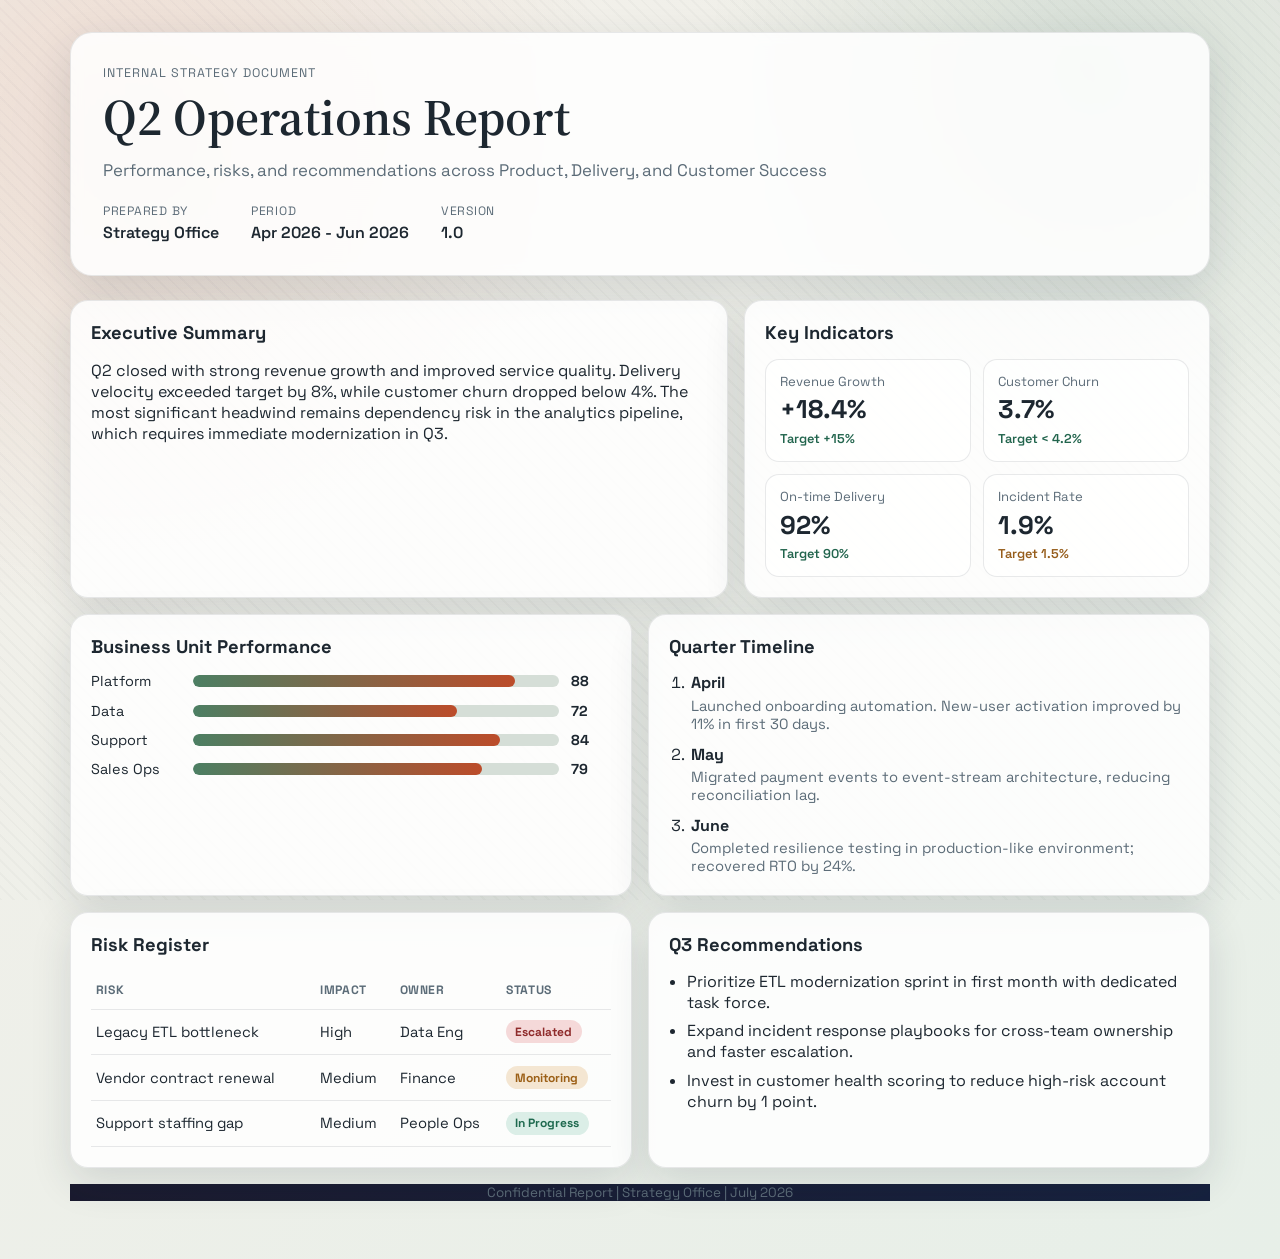
<file: index.html>
<!DOCTYPE html>
<html lang="en">
<head>
    <meta charset="UTF-8">
    <meta name="viewport" content="width=device-width, initial-scale=1.0">
    <title>Q2 Performance Report</title>
    <link rel="preconnect" href="https://fonts.googleapis.com">
    <link rel="preconnect" href="https://fonts.gstatic.com" crossorigin>
    <link href="https://fonts.googleapis.com/css2?family=Space+Grotesk:wght@400;500;600;700&family=Source+Serif+4:opsz,wght@8..60,400;8..60,600&display=swap" rel="stylesheet">
    <link rel="stylesheet" href="style.css">
</head>
<body>
    <div class="texture"></div>

    <header class="report-hero">
        <div class="hero-topline">Internal Strategy Document</div>
        <h1>Q2 Operations Report</h1>
        <p class="hero-subtitle">Performance, risks, and recommendations across Product, Delivery, and Customer Success</p>
        <div class="hero-meta">
            <div>
                <span class="meta-label">Prepared by</span>
                <span class="meta-value">Strategy Office</span>
            </div>
            <div>
                <span class="meta-label">Period</span>
                <span class="meta-value">Apr 2026 - Jun 2026</span>
            </div>
            <div>
                <span class="meta-label">Version</span>
                <span class="meta-value">1.0</span>
            </div>
        </div>
    </header>

    <main class="report-grid">
        <section class="card executive-summary">
            <h2>Executive Summary</h2>
            <p>
                Q2 closed with strong revenue growth and improved service quality. Delivery velocity exceeded target by 8%, while customer churn dropped below 4%. The most significant headwind remains dependency risk in the analytics pipeline, which requires immediate modernization in Q3.
            </p>
        </section>

        <section class="card kpi-panel">
            <h2>Key Indicators</h2>
            <div class="kpi-grid">
                <article class="kpi">
                    <p class="kpi-label">Revenue Growth</p>
                    <p class="kpi-value">+18.4%</p>
                    <p class="kpi-note positive">Target +15%</p>
                </article>
                <article class="kpi">
                    <p class="kpi-label">Customer Churn</p>
                    <p class="kpi-value">3.7%</p>
                    <p class="kpi-note positive">Target < 4.2%</p>
                </article>
                <article class="kpi">
                    <p class="kpi-label">On-time Delivery</p>
                    <p class="kpi-value">92%</p>
                    <p class="kpi-note positive">Target 90%</p>
                </article>
                <article class="kpi">
                    <p class="kpi-label">Incident Rate</p>
                    <p class="kpi-value">1.9%</p>
                    <p class="kpi-note warning">Target 1.5%</p>
                </article>
            </div>
        </section>

        <section class="card trend-panel">
            <h2>Business Unit Performance</h2>
            <div class="bars">
                <div class="bar-row">
                    <span>Platform</span>
                    <div class="bar-track"><div class="bar-fill" style="--value: 88%"></div></div>
                    <strong>88</strong>
                </div>
                <div class="bar-row">
                    <span>Data</span>
                    <div class="bar-track"><div class="bar-fill" style="--value: 72%"></div></div>
                    <strong>72</strong>
                </div>
                <div class="bar-row">
                    <span>Support</span>
                    <div class="bar-track"><div class="bar-fill" style="--value: 84%"></div></div>
                    <strong>84</strong>
                </div>
                <div class="bar-row">
                    <span>Sales Ops</span>
                    <div class="bar-track"><div class="bar-fill" style="--value: 79%"></div></div>
                    <strong>79</strong>
                </div>
            </div>
        </section>

        <section class="card timeline-panel">
            <h2>Quarter Timeline</h2>
            <ol class="timeline">
                <li>
                    <h3>April</h3>
                    <p>Launched onboarding automation. New-user activation improved by 11% in first 30 days.</p>
                </li>
                <li>
                    <h3>May</h3>
                    <p>Migrated payment events to event-stream architecture, reducing reconciliation lag.</p>
                </li>
                <li>
                    <h3>June</h3>
                    <p>Completed resilience testing in production-like environment; recovered RTO by 24%.</p>
                </li>
            </ol>
        </section>

        <section class="card risk-panel">
            <h2>Risk Register</h2>
            <table>
                <thead>
                    <tr>
                        <th>Risk</th>
                        <th>Impact</th>
                        <th>Owner</th>
                        <th>Status</th>
                    </tr>
                </thead>
                <tbody>
                    <tr>
                        <td>Legacy ETL bottleneck</td>
                        <td>High</td>
                        <td>Data Eng</td>
                        <td><span class="tag critical">Escalated</span></td>
                    </tr>
                    <tr>
                        <td>Vendor contract renewal</td>
                        <td>Medium</td>
                        <td>Finance</td>
                        <td><span class="tag watch">Monitoring</span></td>
                    </tr>
                    <tr>
                        <td>Support staffing gap</td>
                        <td>Medium</td>
                        <td>People Ops</td>
                        <td><span class="tag progress">In Progress</span></td>
                    </tr>
                </tbody>
            </table>
        </section>

        <section class="card recommendation-panel">
            <h2>Q3 Recommendations</h2>
            <ul>
                <li>Prioritize ETL modernization sprint in first month with dedicated task force.</li>
                <li>Expand incident response playbooks for cross-team ownership and faster escalation.</li>
                <li>Invest in customer health scoring to reduce high-risk account churn by 1 point.</li>
            </ul>
        </section>
    </main>

    <footer class="report-footer">
        <p>Confidential Report | Strategy Office | July 2026</p>
    </footer>
</body>
</html>
</file>
<file: style.css>
:root {
    --bg-1: #f4f0ea;
    --bg-2: #e7efe8;
    --ink: #1d2730;
    --muted: #5c6c78;
    --card: rgba(255, 255, 255, 0.86);
    --line: rgba(29, 39, 48, 0.1);
    --accent: #bc4c2a;
    --accent-soft: #f3d9d0;
    --positive: #22654d;
    --warning: #965d1b;
    --critical: #8f2b2b;
    --shadow: 0 14px 40px rgba(32, 53, 66, 0.14);
}

* {
    box-sizing: border-box;
}

html,
body {
    margin: 0;
    min-height: 100%;
}

body {
    font-family: "Space Grotesk", "Segoe UI", sans-serif;
    color: var(--ink);
    background: linear-gradient(140deg, var(--bg-1), var(--bg-2));
    padding: 2rem clamp(1rem, 2vw, 2rem) 2.8rem;
}

.texture {
    position: fixed;
    inset: 0;
    background-image: radial-gradient(circle at 10% 15%, rgba(188, 76, 42, 0.12), transparent 35%),
        radial-gradient(circle at 85% 8%, rgba(34, 101, 77, 0.12), transparent 28%),
        repeating-linear-gradient(
            45deg,
            rgba(29, 39, 48, 0.025) 0,
            rgba(29, 39, 48, 0.025) 2px,
            transparent 2px,
            transparent 9px
        );
    z-index: -1;
}

.report-hero {
    max-width: 1140px;
    margin: 0 auto 1.5rem;
    border: 1px solid var(--line);
    border-radius: 22px;
    background: var(--card);
    backdrop-filter: blur(6px);
    box-shadow: var(--shadow);
    padding: 2rem clamp(1.2rem, 2.5vw, 2.4rem);
    animation: fadeUp 0.65s ease both;
}

.hero-topline {
    letter-spacing: 0.08em;
    text-transform: uppercase;
    font-size: 0.78rem;
    color: var(--muted);
    margin-bottom: 0.65rem;
}

.report-hero h1 {
    font-family: "Source Serif 4", Georgia, serif;
    margin: 0;
    font-weight: 600;
    font-size: clamp(2rem, 4vw, 3.2rem);
    line-height: 1.05;
}

.hero-subtitle {
    max-width: 780px;
    color: var(--muted);
    font-size: 1.05rem;
    margin-top: 0.85rem;
    margin-bottom: 1.4rem;
}

.hero-meta {
    display: flex;
    flex-wrap: wrap;
    gap: 1rem 2rem;
}

.meta-label,
.meta-value {
    display: block;
}

.meta-label {
    font-size: 0.76rem;
    text-transform: uppercase;
    color: var(--muted);
    letter-spacing: 0.06em;
}

.meta-value {
    font-weight: 600;
    margin-top: 0.2rem;
}

.report-grid {
    max-width: 1140px;
    margin: 0 auto;
    display: grid;
    grid-template-columns: repeat(12, minmax(0, 1fr));
    gap: 1rem;
}

.card {
    background: var(--card);
    border: 1px solid var(--line);
    border-radius: 18px;
    padding: 1.25rem;
    box-shadow: var(--shadow);
    animation: fadeUp 0.8s ease both;
}

.card h2 {
    margin-top: 0;
    margin-bottom: 0.9rem;
    font-size: 1.15rem;
    font-weight: 700;
}

.executive-summary {
    grid-column: span 7;
}

.kpi-panel {
    grid-column: span 5;
}

.kpi-grid {
    display: grid;
    grid-template-columns: repeat(2, minmax(0, 1fr));
    gap: 0.75rem;
}

.kpi {
    background: rgba(255, 255, 255, 0.7);
    border: 1px solid var(--line);
    border-radius: 14px;
    padding: 0.85rem;
}

.kpi-label {
    margin: 0;
    font-size: 0.82rem;
    color: var(--muted);
}

.kpi-value {
    margin: 0.2rem 0 0;
    font-size: 1.6rem;
    font-weight: 700;
}

.kpi-note {
    margin: 0.3rem 0 0;
    font-size: 0.8rem;
    font-weight: 600;
}

.positive {
    color: var(--positive);
}

.warning {
    color: var(--warning);
}

.trend-panel,
.timeline-panel,
.risk-panel,
.recommendation-panel {
    grid-column: span 6;
}

.bars {
    display: grid;
    gap: 0.7rem;
}

.bar-row {
    display: grid;
    grid-template-columns: 90px 1fr 40px;
    gap: 0.75rem;
    align-items: center;
}

.bar-row span,
.bar-row strong {
    font-size: 0.9rem;
}

.bar-track {
    width: 100%;
    background: #d5ded7;
    border-radius: 999px;
    height: 12px;
    overflow: hidden;
}

.bar-fill {
    height: 100%;
    width: var(--value);
    border-radius: inherit;
    background: linear-gradient(90deg, #4c7f63, #bc4c2a);
    animation: growWidth 1.2s ease both;
}

.timeline {
    margin: 0;
    padding-left: 1.2rem;
    display: grid;
    gap: 0.7rem;
}

.timeline li {
    position: relative;
    padding-left: 0.2rem;
}

.timeline h3 {
    margin: 0 0 0.2rem;
    font-size: 1rem;
}

.timeline p {
    margin: 0;
    color: var(--muted);
    font-size: 0.92rem;
}

table {
    width: 100%;
    border-collapse: collapse;
    font-size: 0.92rem;
}

th,
td {
    text-align: left;
    border-bottom: 1px solid var(--line);
    padding: 0.68rem 0.3rem;
}

th {
    font-size: 0.76rem;
    text-transform: uppercase;
    color: var(--muted);
    letter-spacing: 0.05em;
}

.tag {
    display: inline-block;
    border-radius: 999px;
    padding: 0.22rem 0.58rem;
    font-size: 0.75rem;
    font-weight: 700;
}

.tag.critical {
    background: #f5d9d9;
    color: var(--critical);
}

.tag.watch {
    background: #f4e6d2;
    color: #9b5f16;
}

.tag.progress {
    background: #dbeee7;
    color: #1f6a4f;
}

.recommendation-panel ul {
    margin: 0;
    padding-left: 1.15rem;
    display: grid;
    gap: 0.48rem;
}

.report-footer {
    max-width: 1140px;
    margin: 1rem auto 0;
    color: var(--muted);
    font-size: 0.84rem;
    text-align: center;
}

@keyframes growWidth {
    from {
        width: 0;
    }
}

@keyframes fadeUp {
    from {
        opacity: 0;
        transform: translateY(20px);
    }
    to {
        opacity: 1;
        transform: translateY(0);
    }
}

@media (max-width: 930px) {
    .executive-summary,
    .kpi-panel,
    .trend-panel,
    .timeline-panel,
    .risk-panel,
    .recommendation-panel {
        grid-column: span 12;
    }
}

@media (max-width: 560px) {
    body {
        padding-top: 1.25rem;
    }

    .kpi-grid {
        grid-template-columns: 1fr;
    }

    .bar-row {
        grid-template-columns: 74px 1fr 34px;
        gap: 0.5rem;
    }

    table {
        font-size: 0.84rem;
    }
}

/* ===========================
   Stats Section
   =========================== */

.bg-primary {
    background: linear-gradient(135deg, #667eea 0%, #764ba2 100%) !important;
}

.bg-primary h3 {
    font-weight: 700;
    text-shadow: 2px 2px 4px rgba(0, 0, 0, 0.2);
}

.bg-primary p {
    font-size: 1.1rem;
    opacity: 0.9;
}

/* ===========================
   Contact Form
   =========================== */

.contact-form {
    background: white;
    padding: 2.5rem;
    border-radius: 10px;
    box-shadow: 0 4px 12px rgba(0, 0, 0, 0.1);
}

.form-control {
    border: 2px solid #e9ecef;
    border-radius: 8px;
    transition: var(--transition);
    font-size: 1rem;
}

.form-control:focus {
    border-color: var(--primary-color);
    box-shadow: 0 0 0 0.2rem rgba(102, 126, 234, 0.25);
    outline: none;
}

.form-control::placeholder {
    color: var(--secondary-color);
}

.contact-form .btn {
    border-radius: 8px;
    font-weight: 600;
    padding: 0.75rem 2rem;
    transition: var(--transition);
}

.contact-form .btn:hover {
    transform: translateY(-2px);
    box-shadow: 0 10px 20px rgba(102, 126, 234, 0.3);
}

/* ===========================
   Footer
   =========================== */

footer {
    background: linear-gradient(135deg, #1a1a2e 0%, #16213e 100%);
    border-top: 3px solid var(--primary-color);
}

footer h5 {
    color: var(--white);
    margin-bottom: 1.5rem;
}

footer a {
    transition: var(--transition);
}

footer a:hover {
    color: var(--primary-color) !important;
    text-decoration: underline;
}

.social-links a {
    display: inline-block;
    width: 40px;
    height: 40px;
    background: rgba(255, 255, 255, 0.1);
    border-radius: 50%;
    line-height: 40px;
    text-align: center;
    margin-right: 0.75rem;
    margin-bottom: 0.75rem;
    transition: var(--transition);
    font-size: 1.1rem;
}

.social-links a:hover {
    background: var(--primary-color);
    transform: translateY(-3px);
}

/* ===========================
   Responsive Design
   =========================== */

@media (max-width: 768px) {
    .hero-section h1 {
        font-size: 2.5rem;
    }

    .hero-section .lead {
        font-size: 1.1rem;
    }

    .hero-illustration {
        font-size: 80px;
        margin-top: 2rem;
    }

    .feature-card,
    .service-box {
        margin-bottom: 1.5rem;
    }

    .service-number {
        font-size: 2rem;
    }

    .navbar-brand {
        font-size: 1.2rem;
    }

    .nav-link {
        margin-left: 0;
        padding: 0.5rem 0;
    }

    .contact-form {
        padding: 1.5rem;
    }
}

@media (max-width: 576px) {
    .hero-section {
        min-height: 70vh;
    }

    .hero-section h1 {
        font-size: 2rem;
    }

    .hero-section .lead {
        font-size: 0.95rem;
    }

    .hero-section .btn {
        display: block;
        width: 100%;
        margin-bottom: 0.5rem;
    }

    .display-5 {
        font-size: 1.8rem;
    }

    .display-6 {
        font-size: 1.5rem;
    }

    .hero-illustration {
        font-size: 60px;
    }

    footer .row > div {
        margin-bottom: 1.5rem;
    }
}

/* ===========================
   Utility Classes
   =========================== */

.text-shadow {
    text-shadow: 2px 2px 4px rgba(0, 0, 0, 0.1);
}

.btn-rounded {
    border-radius: 50px;
}

.transition-smooth {
    transition: var(--transition);
}

/* ===========================
   Scrollbar Styling
   =========================== */

::-webkit-scrollbar {
    width: 10px;
}

::-webkit-scrollbar-track {
    background: #f1f1f1;
}

::-webkit-scrollbar-thumb {
    background: var(--primary-color);
    border-radius: 5px;
}

::-webkit-scrollbar-thumb:hover {
    background: #764ba2;
}
</file>
